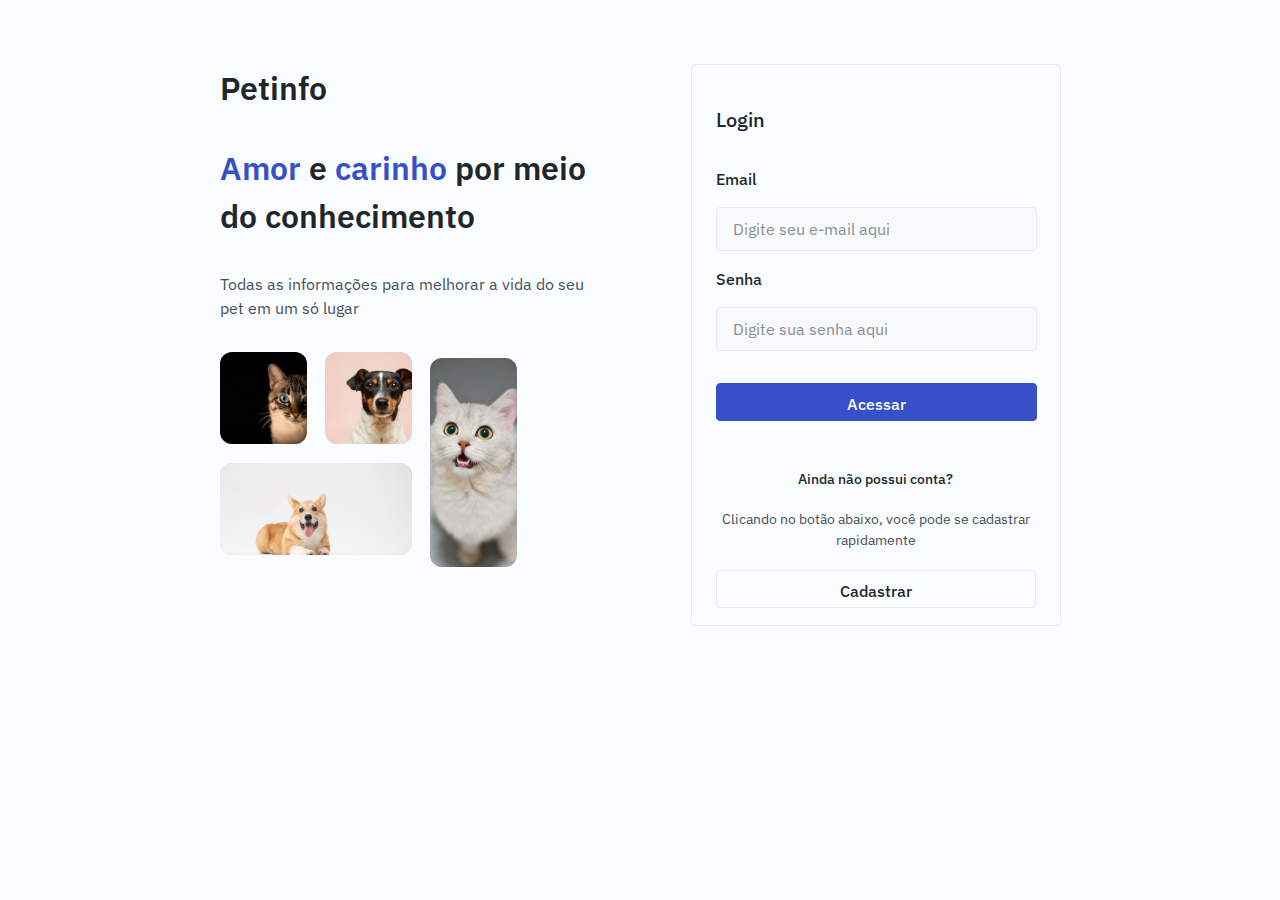
<file: index.html>
<html lang="pt-BR">

<head>
    <meta charset="UTF-8">
    <meta http-equiv="X-UA-Compatible" content="IE=edge">
    <meta name="viewport" content="width=device-width, initial-scale=1.0">
    <meta name="author" content="Paulo Barreira">
    <link rel="stylesheet" href="./src/styles/reset.css">
    <link rel="stylesheet" href="./src/styles/globalStyles.css">
    <link rel="stylesheet" href="./src/styles/buttons.css">
    <link rel="stylesheet" href="./src/styles/login.css">
    <script type="module" src="./src/scripts/index.js" defer=""></script>
    <title>Pet info</title>
</head>

<body>
    <aside class="infos">
        <h1 class="infos--title">Petinfo</h1>
        <h2 class="infos--content">
            <span class="content--style">Amor</span> e <span class="content--style">carinho</span> por meio do
            conhecimento
        </h2>
        <p class="infos--content__paragraph">Todas as informações para melhorar a vida do seu pet em um só lugar</p>
        <img src="./src/assets/pets.svg" alt="" class="img--login">
    </aside>
    <main class="login--content">
        <h2 class="login--title">Login</h2>
        <form class="login--form">
            <label for="email" class="login--email">Email</label>
            <input type="email" class="login--input" id="input--email" placeholder="Digite seu e-mail aqui" required="">
            <label for="senha" class="login--senha">Senha</label>
            <input type="password" class="login--input" id="input--senha" placeholder="Digite sua senha aqui"
                required="">
            <p class="login--error" id="error--senha"></p>
            <button type="submit" class="login--submit">Acessar</button>
            <div class="center">
                <section class="spinner hidden"></section>
            </div>
        </form>
        <section class="register">
            <p class="register--title">Ainda não possui conta?</p>
            <p class="register--content">Clicando no botão abaixo, você pode se cadastrar rapidamente</p>
            <button type="submit" class="register--button__redirect">Cadastrar</button>
        </section>
    </main>

</body>

</html>
</file>
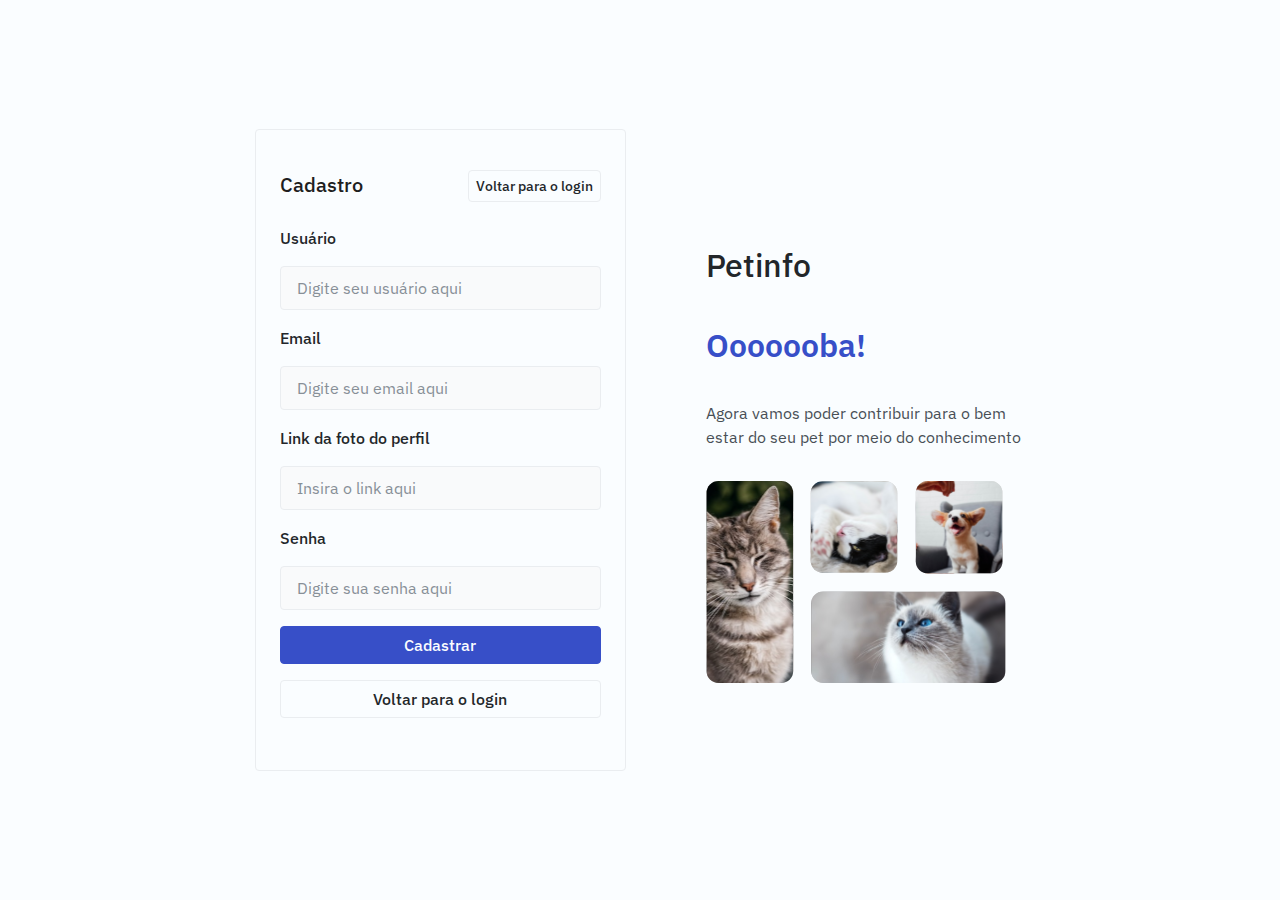
<file: src/pages/createLogin.html>
<html lang="pt-BR"><head>
  
<head>
    <meta charset="UTF-8">
    <meta http-equiv="X-UA-Compatible" content="IE=edge">
    <meta name="viewport" content="width=device-width, initial-scale=1.0">
    <meta name="author" content="Paulo Barreira">
    <link rel="stylesheet" href=".././styles/reset.css">
    <link rel="stylesheet" href="../styles/globalStyles.css">
    <!-- <link rel="stylesheet" href="../styles/buttons.css"> -->
    <link rel="stylesheet" href="../styles/createLogin.css">
    <script type="module" src=".././scripts/createLogin.js" defer=""></script>
    <title>Pet info</title>
</head>
<body>
    <main class="register--content">
        <div class="register--header">
            <p class="register--title">Cadastro</p>
            <button class="login--button" id="login--button1">Voltar para o login</button>
        </div>
        <form class="register--form">
            <label for="usuario" class="register--user">Usuário</label>
            <input type="text" id="register--username" placeholder="Digite seu usuário aqui" required="">
            <label for="email" class="register--email">Email</label>
            <input type="email" class="register--emailcontent" placeholder="Digite seu email aqui" required="">
            <label for="foto" class="register--photo">Link da foto do perfil</label>
            <input type="text" class="register--photo__link" placeholder="Insira o link aqui" required="">
            <label for="senha" class="register--password">Senha</label>
            <input type="password" class="register--passwordcontent" placeholder="Digite sua senha aqui" required="">
            <button type="submit" class="register--button">Cadastrar</button>
            <button class="login--button" id="login--button2">Voltar para o login</button>
        </form>
    </main>
    <aside class="infos">
        <p class="infos--petinfo">Petinfo</p>
        <p class="infos--oba">Ooooooba!</p>
        <p class="infos--content">Agora vamos poder contribuir para o bem estar do seu pet por meio do conhecimento</p>
        <img src="../assets/pets1.svg" alt="Imagens de animais" class="infos--img">
    </aside>

</body></html>
</file>
<file: src/styles/globalStyles.css>
@import url('https://fonts.googleapis.com/css2?family=IBM+Plex+Sans:wght@300;400;500;600&display=swap');


:root {
  --brand100: hsl(230, 57%, 50%);
  --brand200: hsl(230, 68%, 54%);
  --grey100: hsl(210, 11%, 15%);
  --grey200: hsl(210, 10%, 23%);
  --grey300: hsl(210, 9%, 31%);
  --grey400: hsl(210, 7%, 56%);
  --grey500: hsl(210, 11%, 71%);
  --grey600: hsl(210, 16%, 93%);
  --grey700: hsl(210, 17%, 95%);
  --grey800: hsl(210, 17%, 98%);
  --grey900: hsl(200, 100%, 99%);
  --alert100: hsl(349, 57%, 50%);
  --alert200: hsl(349, 69%, 55%);
  --sucess100: hsl(162, 88%, 26%);
}

body {
  font-family: "IBM Plex Sans", sans-serif;
}

.container {
  max-width: 50rem;
  margin: 0 auto;
}

dialog {
  border: 0;
  width: 48rem;
  max-height: 80vh;
  border-radius: 1rem;
}

dialog::backdrop {
  background-color: rgba(0, 0, 0, 0.5);
}
</file>
<file: src/styles/buttons.css>
button {
  border: 0;
  border-radius: 0.3rem;
  padding: 0.6rem;
  cursor: pointer;
}

.redirect-edit__button {
  border: 1px solid var(--gray600);
  background-color: var(--gray900);
  color: var(--gray100);
}

.redirect-edit__button:hover {
  background-color: var(--gray800);
}

.close-cancel__button {
  background-color: var(--gray600);
  color: var(--gray400);
}

.close-cancel__button:hover {
  color: var(--gray300);
}

.confirm__button {
  background-color: var(--brand100);
  color: var(--gray900);
}

.confirm__button:hover {
  background-color: var(--brand200);
}

.alert__button {
  background-color: var(--alert100);
  color: var(--gray900);
}

.alert__button:hover {
  background-color: var(--alert200);
}
</file>
<file: src/styles/login.css>
body {
    display: flex;
    flex-direction: row;
    justify-content: center;
    background-color: var(--grey900);
    gap: 5rem;
    padding: 4rem;
}

.infos {
    width: 24.4375rem;
    height: 29.9375rem;
    display: flex;
    flex-direction: column;
    gap: 2rem;
}

.infos--title {
    color: var(--grey100);
    font-weight: 600;
    font-size: 2rem;
    line-height: 150%;
}

.infos--content {
    color: var(--grey100);
    font-weight: 600;
    font-size: 2rem;
    line-height: 150%;
}

.content--style {
    color: var(--brand100);
}

.infos--content__paragraph {
    color: var(--grey300);
    font-weight: 400;
    font-size: 1rem;
    line-height: 150%;
}

.img--login {
    width: 18.5625rem;
    height: 13.4375rem;
}

.login--content {
    width: 23rem;
    height: 35rem;
    display: flex;
    flex-direction: column;
    gap: 2rem;
    background-color: var(--grey900);
    border: 1px solid var(--grey600);
    border-radius: 4px;
}

.login--title {
    color: var(--grey100);
    font-weight: 500;
    font-size: 1.25rem;
    line-height: 150%;
    padding-left: 1.5rem;
    padding-top: 2.5rem;
}

.login--form {
    display: flex;
    flex-direction: column;
    gap: 1rem;
    padding-left: 1.5rem;
}

.login--email,
.login--senha {
    color: var(--grey100);
    font-weight: 500;
    font-size: 1rem;
    line-height: 150%;
}

.login--input {
    width: 20.0625rem;
    height: 2.75rem;
    background-color: var(--grey800);
    border: 1px solid var(--grey600);
    border-radius: 4px;
    padding-left: 1rem;
}

.login--input::placeholder {
    color: var(--grey400);
    font-size: 1rem;
}

.login--input:focus {
    outline: none;
    font-size: 1rem;
}

.login--input__error {
    border: 1px solid var(--alert100);
}

.login--error__message {
    color: var(--alert100);
    font-weight: 400;
    font-size: 0.875rem;
    line-height: 150%;
}

.login--submit {
    width: 20.0625rem;
    height: 2.375rem;
    background-color: var(--brand100);
    border: 1px solid var(--brand100);
    border-radius: 4px;
    color: var(--grey900);
    font-weight: 500;
    font-size: 1rem;
    cursor: pointer;
}
.center{
    display: flex;
    justify-content: center;
}
.spinner {
    margin-top: 2rem;

    height: 50px;
    width: 50px;
  
    border-top: 2px solid var(--sucess100);
    border-radius: 50%;
  
    animation: spin 1s linear infinite;
  }
  
  .hidden {
    display: none;
  }
  
  @keyframes spin {
    0% {
      transform: rotate(0);
    }
  
    100% {
      transform: rotate(360deg);
    }
  }

.register {
    display: flex;
    flex-direction: column;
    align-items: center;
    gap: 1.2rem;
    padding-bottom: 1rem;
}

.register--title {
    color: var(--grey100);
    font-weight: 500;
    font-size: 0.875rem;
    line-height: 150%;
}

.register--content {
    color: var(--grey300);
    font-weight: 400;
    font-size: 0.875rem;
    line-height: 150%;
    text-align: center;
}

.register--button__redirect {
    width: 20rem;
    height: 2.375rem;
    background-color: var(--grey900);
    border: 1px solid var(--grey600);
    border-radius: 4px;
    color: var(--grey100);
    font-weight: 500;
    font-size: 1rem;
    cursor: pointer;
}
</file>
<file: src/styles/createLogin.css>
body{
    display: flex;
    flex-direction: row;
    gap: 5rem;
    background-color: var(--grey900);
    justify-content: center;
    align-items: center;
    padding: 4rem;
}

.register--content{
    display: flex;
    flex-direction: column;
    width: 23.0625rem;
    height: 40rem;
    border: 1px solid var(--grey600);
    border-radius: 4px;
}

.register--header{
    display: flex;
    flex-direction: row;
    justify-content: space-between;
    padding-top: 2.5rem;
    padding-left: 1.5rem;
    padding-right: 1.5rem;
}

.register--title{
    color: #1E1E1E;
    font-weight: 500;
    font-size: 1.25rem;
    line-height: 150%;
}

#login--button1{
    width: 8.3125rem;
    height: 2rem;
    border: 1px solid var(--grey600);
    border-radius: 4px;
    background-color: var(--grey900);
    color: var(--grey100);
    font-weight: 500;
    font-size: 0.875rem;
    cursor: pointer;
}

.register--form{
    display: flex;
    flex-direction: column;
    gap: 1rem;
    padding: 1.5rem;
}

label {
    color: var(--grey100);
    font-weight: 500;
    font-size: 1rem;
    line-height: 150%;
}

input{
    width: 20.0625rem;
    height: 2.75rem;
    border: 1px solid var(--grey600);
    border-radius: 4px;
    background-color: var(--grey800);
    padding: 1rem;
    color: var(--grey100);
}

input::placeholder{
    color: var(--grey400);
    font-size: 1rem;
}

input:focus{
    outline: none;
    font-size: 1rem;
}

.register--button{
    width: 20.0625rem;
    height: 2.375rem;
    background-color: var(--brand100);
    border: 1px solid var(--brand100);
    border-radius: 4px;
    cursor: pointer;
    color: var(--grey900);
    font-size: 1rem;
    font-weight: 500;
}

#login--button2{
    width: 20.0625rem;
    height: 2.375rem;
    border: 1px solid var(--grey600);
    border-radius: 4px;
    background-color: var(--grey900);
    color: var(--grey100);
    font-weight: 500;
    font-size: 1rem;
    cursor: pointer;
}

.infos{
    display: flex;
    flex-direction: column;
    gap: 2rem;
    width: 20rem;
    height: 26.1875rem;
}

.infos--petinfo{
    color: var(--grey100);
    font-weight: 500;
    font-size: 2rem;
    line-height: 150%;
}

.infos--oba{
    color: var(--brand100);
    font-weight: 600;
    font-size: 2rem;
    line-height: 150%;
}

.infos--content{
    color: var(--grey300);
    font-weight: 400;
    font-size: 1rem;
    line-height: 150%;
}

.infos--img{
    width: 18.75rem;
    height: 12.6875rem;
}

.toast--container {
    display: none;
    width: 27.5625rem;
    height: 7.8125rem;
    position: absolute;
    bottom: 2rem;
    right: 2rem;
    background-color: var(--grey900);
    padding: 1.5rem;
    z-index: 0;
    border-radius: 4px;
    box-shadow: 0px 4px 30px 5px rgba(0, 0, 0, 0.1);
    animation: fadeIn 1s linear;
}

.toast--show{
    display: block;
}

.toast--header{
    display: flex;
    gap: 1rem;
    padding-bottom: 1rem;
}

.toast--image{
    width: 1.5rem;
    height: 1.5rem;
}

.toast--title{
    color: var(--sucess100);
    font-size: 1rem;
    font-weight: 500;
}

.toast--content{
    color: var(--grey200);
    font-weight: 400;
    font-size: 0.875rem;
    padding-bottom: 1rem;
}

@keyframes fadeIn {
    0%{
        transform: translateX(-150%);
        opacity: 0;
    }
    100%{
        transform: translateX(0);
        opacity: 1;
    }
}
</file>
